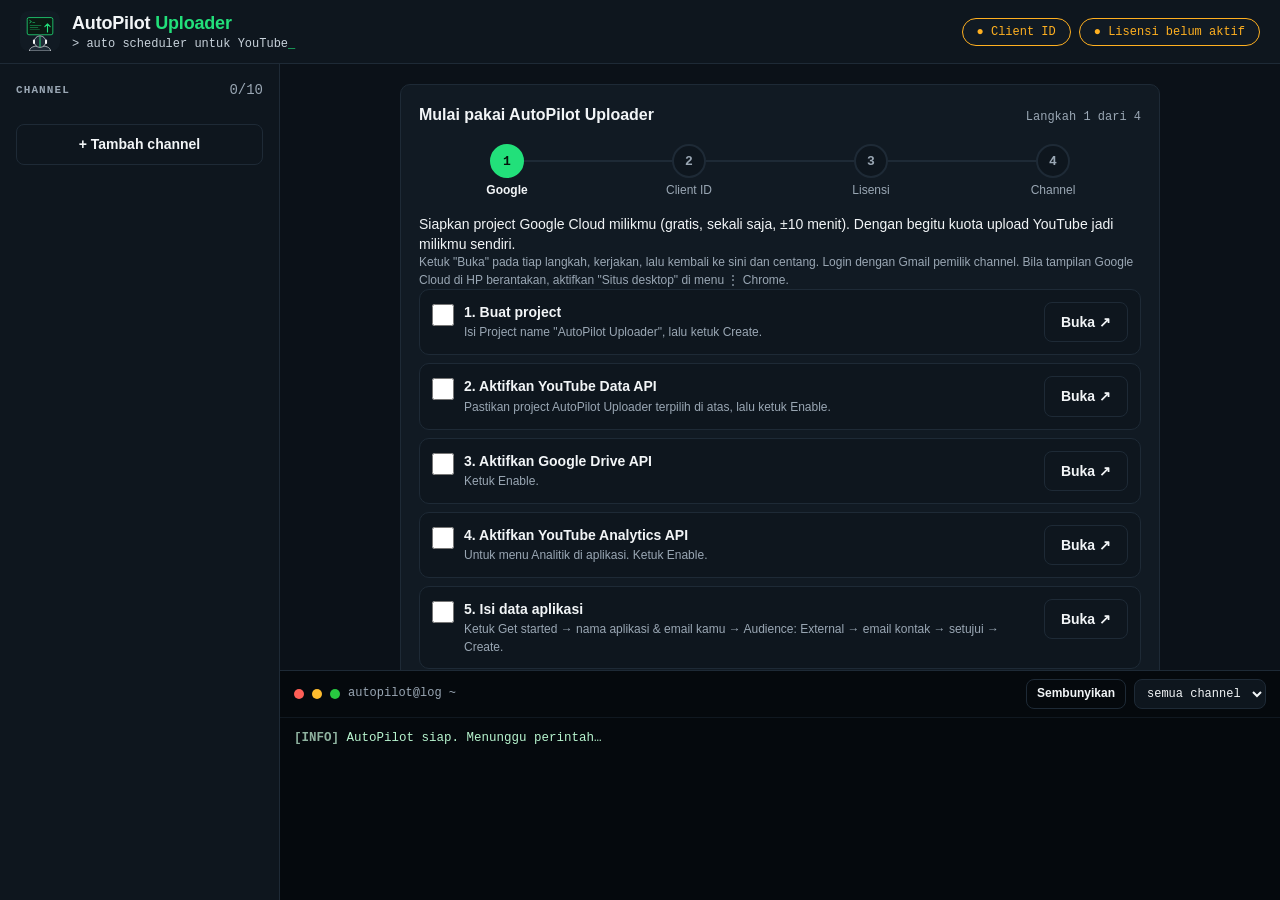
<file: index.html>
<!doctype html>
<html lang="id">
<head>
  <meta charset="utf-8">
  <meta name="viewport" content="width=device-width, initial-scale=1, viewport-fit=cover">
  <meta http-equiv="Content-Security-Policy" content="default-src 'self'; script-src 'self' https://accounts.google.com/gsi/client; style-src 'self' https://accounts.google.com/gsi/style; connect-src 'self' https://www.googleapis.com https://youtubeanalytics.googleapis.com https://content.googleapis.com https://oauth2.googleapis.com https://accounts.google.com https://*.googleusercontent.com; frame-src https://accounts.google.com; img-src 'self' data: https://*.ggpht.com https://*.ytimg.com https://*.googleusercontent.com; object-src 'none'; base-uri 'none'; form-action 'none'">
  <title>AutoPilot Uploader</title>
  <link rel="stylesheet" href="styles.css">
</head>
<body>
  <div id="app" class="app">
    <header class="topbar">
      <div class="brand">
        <span id="logo" class="logo" aria-hidden="true"></span>
        <div>
          <div class="brand-name">AutoPilot <span class="accent">Uploader</span></div>
          <div class="brand-tag mono">&gt; auto scheduler untuk YouTube<span class="cursor">_</span></div>
        </div>
      </div>
      <div class="topbar-right">
        <button id="google-badge" class="badge" type="button" hidden>Google</button>
        <button id="license-badge" class="badge" type="button">Lisensi</button>
      </div>
    </header>
    <aside class="sidebar" aria-label="Daftar channel">
      <div class="sidebar-head">
        <span class="label">CHANNEL</span>
        <span id="channel-count" class="mono muted"></span>
      </div>
      <nav id="channel-list" class="channel-list"></nav>
      <button id="add-channel" class="btn btn-ghost add-channel" type="button">+ Tambah channel</button>
      <label class="setting-row">
        <input id="open-at-login" type="checkbox">
        <span>Buka otomatis saat Windows menyala (untuk pengingat batch)</span>
      </label>
    </aside>
    <main id="main" class="main"></main>
    <section class="terminal" aria-label="Log proses">
      <div class="terminal-head">
        <span class="dot red"></span><span class="dot amber"></span><span class="dot green"></span>
        <span class="mono muted terminal-title">autopilot@log ~ </span>
        <button id="log-toggle" class="btn btn-ghost log-toggle" type="button" aria-expanded="true" aria-controls="log">Sembunyikan</button>
        <select id="log-filter" class="mono" aria-label="Filter log"></select>
      </div>
      <div id="log" class="log mono" role="log" aria-live="polite"></div>
    </section>
  </div>
  <div id="modal-root"></div>
  <div id="toast-root" class="toast-root" aria-live="assertive"></div>
  <script src="https://accounts.google.com/gsi/client" async></script>
  <script src="app.js"></script>
</body>
</html>
</file>
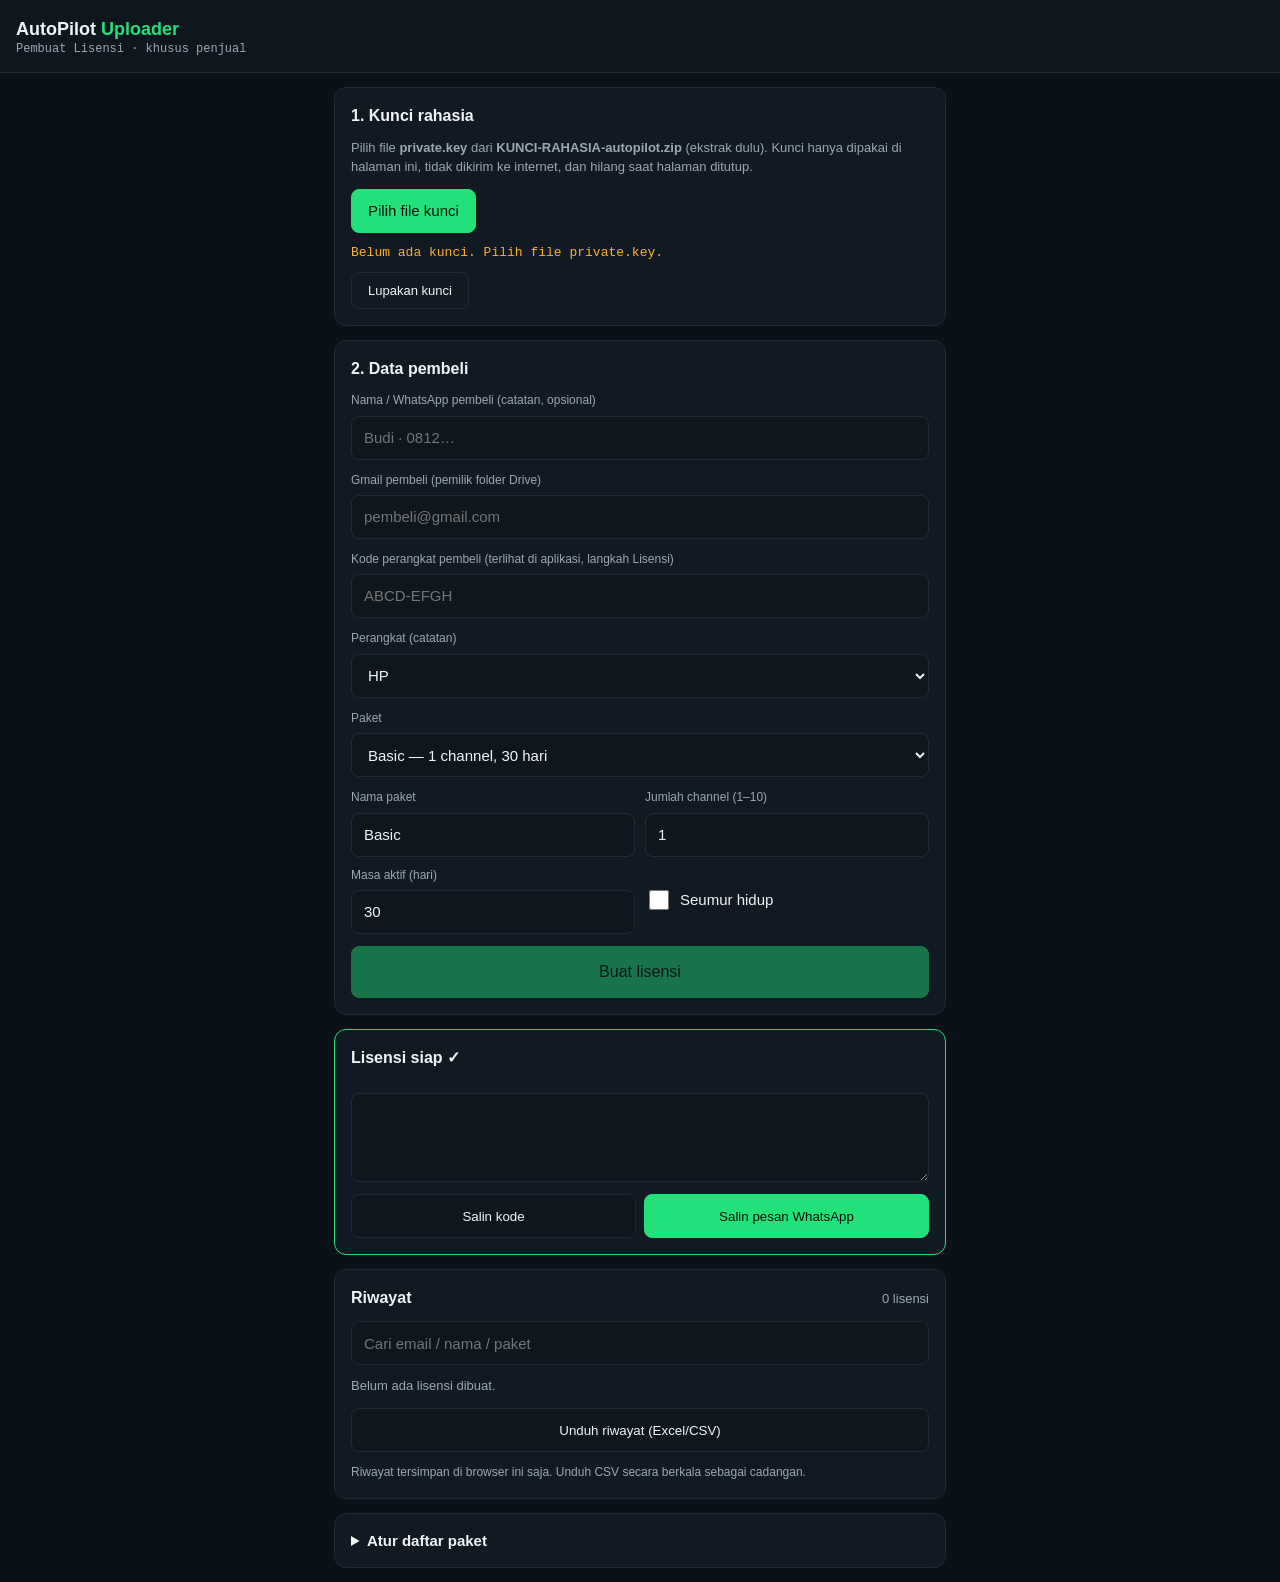
<file: lisensi.html>
<!DOCTYPE html>
<html lang="id">
<head>
  <meta charset="utf-8">
  <meta name="viewport" content="width=device-width, initial-scale=1, viewport-fit=cover">
  <meta name="robots" content="noindex, nofollow">
  <meta http-equiv="Content-Security-Policy" content="default-src 'none'; script-src 'unsafe-inline'; style-src 'unsafe-inline'; img-src data:; connect-src 'none'; base-uri 'none'; form-action 'none'">
  <title>Pembuat Lisensi — AutoPilot Uploader</title>
  <style>:root { --bg:#0B1118; --panel:#111A23; --panel2:#0E161E; --line:#1E2A36; --text:#F2F5F7; --muted:#9AA7B4; --accent:#22E07A; --warn:#FFB020; --err:#FF6B6B; --mono:"Cascadia Mono",Consolas,"JetBrains Mono",monospace; }
* { box-sizing: border-box; }
body { margin: 0; background: var(--bg); color: var(--text); font: 15px/1.45 "Segoe UI", Roboto, Arial, sans-serif; }
header { padding: 16px; border-bottom: 1px solid var(--line); background: var(--panel2); }
.brand { font-weight: 700; font-size: 18px; } .brand span { color: var(--accent); }
.sub { font: 12px var(--mono); color: var(--muted); }
main { max-width: 640px; margin: 0 auto; padding: 14px; display: flex; flex-direction: column; gap: 14px; }
.card { background: var(--panel); border: 1px solid var(--line); border-radius: 12px; padding: 16px; display: flex; flex-direction: column; gap: 12px; }
.card h2 { margin: 0; font-size: 16px; }
.card p { margin: 0; }
.muted { color: var(--muted); font-size: 13px; } .small { font-size: 12px; }
.field { display: flex; flex-direction: column; gap: 6px; } .field span { font-size: 12px; color: var(--muted); }
input[type=text], input[type=email], input[type=number], input[type=search], select, textarea { width: 100%; min-height: 44px; padding: 10px 12px; border-radius: 8px; border: 1px solid var(--line); background: var(--panel2); color: var(--text); font: inherit; }
textarea { font: 12px/1.4 var(--mono); word-break: break-all; resize: vertical; }
.grid { display: grid; grid-template-columns: 1fr 1fr; gap: 10px; }
.check { display: flex; gap: 8px; align-items: center; } .check input { width: 20px; height: 20px; accent-color: var(--accent); }
.btn { display: inline-flex; justify-content: center; align-items: center; min-height: 44px; padding: 10px 16px; border-radius: 8px; border: 1px solid var(--line); background: var(--panel2); color: var(--text); font: 600 15px inherit; cursor: pointer; }
.btn:disabled { opacity: .45; cursor: not-allowed; }
.btn.primary { background: var(--accent); border-color: var(--accent); color: #04140B; }
.btn.ghost { background: transparent; } .btn.small { min-height: 36px; font-size: 13px; align-self: flex-start; }
.btn.big { min-height: 52px; font-size: 16px; }
.file { align-self: flex-start; }
.row { display: flex; gap: 8px; flex-wrap: wrap; } .row .btn { flex: 1; }
.ok { color: var(--accent); font: 13px var(--mono); } .warn { color: var(--warn); font: 13px var(--mono); }
.result { border-color: var(--accent); }
.head { display: flex; justify-content: space-between; align-items: baseline; }
.hist { display: flex; flex-direction: column; gap: 8px; max-height: 60vh; overflow: auto; }
.hist-item { border: 1px solid var(--line); border-radius: 10px; padding: 10px 12px; background: var(--panel2); display: flex; flex-direction: column; gap: 6px; }
.hist-top { display: flex; justify-content: space-between; gap: 8px; align-items: baseline; } .hist-top b { overflow-wrap: anywhere; }
.tag { font: 11px var(--mono); color: var(--accent); white-space: nowrap; } .tag.bad { color: var(--err); }
.hist-item .btn { min-height: 36px; font-size: 13px; }
.pkg-row { display: grid; grid-template-columns: 1fr 70px 80px 44px; gap: 6px; margin-bottom: 6px; }
details > summary { cursor: pointer; font-weight: 600; }
.toasts { position: fixed; left: 12px; right: 12px; top: 12px; display: flex; flex-direction: column; gap: 8px; z-index: 9; pointer-events: none; }
.toast { max-width: 520px; margin: 0 auto; padding: 12px 14px; border-radius: 10px; background: #0F1F16; border: 1px solid var(--accent); color: #C8F7DA; box-shadow: 0 8px 30px rgba(0,0,0,.5); }
.toast.bad { background: #251214; border-color: var(--err); color: #FFC9C9; }
:focus-visible { outline: 2px solid var(--accent); outline-offset: 2px; }
</style>
</head>
<body>
  <header>
    <div class="brand">AutoPilot <span>Uploader</span></div>
    <div class="sub">Pembuat Lisensi · khusus penjual</div>
  </header>
  <main>
    <section class="card">
      <h2>1. Kunci rahasia</h2>
      <p class="muted">Pilih file <b>private.key</b> dari <b>KUNCI-RAHASIA-autopilot.zip</b> (ekstrak dulu). Kunci hanya dipakai di halaman ini, tidak dikirim ke internet, dan hilang saat halaman ditutup.</p>
      <label class="btn primary file">Pilih file kunci<input id="keyfile" type="file" hidden></label>
      <div id="key-state" class="warn"></div>
      <button id="forget" type="button" class="btn ghost small">Lupakan kunci</button>
    </section>

    <section class="card">
      <h2>2. Data pembeli</h2>
      <label class="field"><span>Nama / WhatsApp pembeli (catatan, opsional)</span><input id="buyer" type="text" placeholder="Budi · 0812…"></label>
      <label class="field"><span>Gmail pembeli (pemilik folder Drive)</span><input id="email" type="email" inputmode="email" autocomplete="off" placeholder="pembeli@gmail.com"></label>
      <label class="field"><span>Kode perangkat pembeli (terlihat di aplikasi, langkah Lisensi)</span><input id="device" type="text" autocomplete="off" autocapitalize="characters" placeholder="ABCD-EFGH" maxlength="12"></label>
      <label class="field"><span>Perangkat (catatan)</span><select id="devname"><option>HP</option><option>Windows</option><option>Laptop lain</option></select></label>
      <label class="field"><span>Paket</span><select id="pkg"></select></label>
      <div id="custom-box" class="grid" hidden>
        <label class="field"><span>Nama paket</span><input id="c-name" type="text" value="Custom"></label>
        <label class="field"><span>Jumlah channel (1–10)</span><input id="c-ch" type="number" min="1" max="10" value="1"></label>
        <label class="field"><span>Masa aktif (hari)</span><input id="c-days" type="number" min="1" value="30"></label>
        <label class="check"><input id="c-life" type="checkbox"> Seumur hidup</label>
      </div>
      <button id="make" type="button" class="btn primary big" disabled>Buat lisensi</button>
    </section>

    <section id="result" class="card result" hidden>
      <h2>Lisensi siap ✓</h2>
      <div id="res-sum" class="muted"></div>
      <textarea id="res-key" readonly rows="4" aria-label="Kode lisensi"></textarea>
      <div class="row">
        <button id="copy-key" type="button" class="btn">Salin kode</button>
        <button id="copy-wa" type="button" class="btn primary">Salin pesan WhatsApp</button>
      </div>
    </section>

    <section class="card">
      <div class="head"><h2>Riwayat</h2><span id="hist-count" class="muted"></span></div>
      <input id="search" type="search" placeholder="Cari email / nama / paket" aria-label="Cari riwayat">
      <div id="hist" class="hist"></div>
      <button id="csv" type="button" class="btn">Unduh riwayat (Excel/CSV)</button>
      <p class="muted small">Riwayat tersimpan di browser ini saja. Unduh CSV secara berkala sebagai cadangan.</p>
    </section>

    <details class="card">
      <summary>Atur daftar paket</summary>
      <p class="muted small">Kolom: nama · jumlah channel · hari (kosong = seumur hidup). Perubahan tersimpan otomatis.</p>
      <div id="pkg-list"></div>
      <div class="row">
        <button id="add-pkg" type="button" class="btn">+ Tambah paket</button>
        <button id="reset-pkg" type="button" class="btn ghost">Kembalikan bawaan</button>
      </div>
    </details>
  </main>
  <div id="toasts" class="toasts" aria-live="polite"></div>
  <script>"use strict";(()=>{var Ke=Object.defineProperty;var Ge=(t,e,n)=>e in t?Ke(t,e,{enumerable:!0,configurable:!0,writable:!0,value:n}):t[e]=n;var $=(t,e,n)=>Ge(t,typeof e!="symbol"?e+"":e,n);var Ve={p:0x7fffffffffffffffffffffffffffffffffffffffffffffffffffffffffffffedn,n:0x1000000000000000000000000000000014def9dea2f79cd65812631a5cf5d3edn,h:8n,a:0x7fffffffffffffffffffffffffffffffffffffffffffffffffffffffffffffecn,d:0x52036cee2b6ffe738cc740797779e89800700a4d4141d8ab75eb4dca135978a3n,Gx:0x216936d3cd6e53fec0a4e231fdd6dc5c692cc7609525a7b2c9562d608f25d51an,Gy:0x6666666666666666666666666666666666666666666666666666666666666658n},{p:E,n:lt,Gx:Yt,Gy:qt,a:_t,d:It}=Ve,je=8n,O=32,Q=64,w=(t="")=>{throw new Error(t)},We=t=>typeof t=="bigint",se=t=>typeof t=="string",Xe=t=>t instanceof Uint8Array||ArrayBuffer.isView(t)&&t.constructor.name==="Uint8Array",j=(t,e)=>!Xe(t)||typeof e=="number"&&e>0&&t.length!==e?w("Uint8Array expected"):t,ht=t=>new Uint8Array(t),Ut=t=>Uint8Array.from(t),ie=(t,e)=>t.toString(16).padStart(e,"0"),Dt=t=>Array.from(j(t)).map(e=>ie(e,2)).join(""),U={_0:48,_9:57,A:65,F:70,a:97,f:102},Jt=t=>{if(t>=U._0&&t<=U._9)return t-U._0;if(t>=U.A&&t<=U.F)return t-(U.A-10);if(t>=U.a&&t<=U.f)return t-(U.a-10)},Pt=t=>{let e="hex invalid";if(!se(t))return w(e);let n=t.length,s=n/2;if(n%2)return w(e);let i=ht(s);for(let r=0,a=0;r<s;r++,a+=2){let c=Jt(t.charCodeAt(a)),o=Jt(t.charCodeAt(a+1));if(c===void 0||o===void 0)return w(e);i[r]=c*16+o}return i},z=(t,e)=>j(se(t)?Pt(t):Ut(j(t)),e),re=()=>globalThis?.crypto,Ze=()=>re()?.subtle??w("crypto.subtle must be defined"),tt=(...t)=>{let e=ht(t.reduce((s,i)=>s+j(i).length,0)),n=0;return t.forEach(s=>{e.set(s,n),n+=s.length}),e},ze=(t=O)=>re().getRandomValues(ht(t)),ut=BigInt,V=(t,e,n,s="bad number: out of range")=>We(t)&&e<=t&&t<n?t:w(s),l=(t,e=E)=>{let n=t%e;return n>=0n?n:e+n},ae=t=>l(t,lt),oe=(t,e)=>{(t===0n||e<=0n)&&w("no inverse n="+t+" mod="+e);let n=l(t,e),s=e,i=0n,r=1n,a=1n,c=0n;for(;n!==0n;){let o=s/n,u=s%n,d=i-a*o,f=r-c*o;s=n,n=u,i=a,r=c,a=d,c=f}return s===1n?l(i,e):w("no inverse")},Ye=t=>{let e=xt[t];return typeof e!="function"&&w("hashes."+t+" not set"),e},Qt=t=>t instanceof D?t:w("Point expected"),Mt=2n**256n,C=class C{constructor(e,n,s,i){$(this,"ex");$(this,"ey");$(this,"ez");$(this,"et");let r=Mt;this.ex=V(e,0n,r),this.ey=V(n,0n,r),this.ez=V(s,1n,r),this.et=V(i,0n,r),Object.freeze(this)}static fromAffine(e){return new C(e.x,e.y,1n,l(e.x*e.y))}static fromBytes(e,n=!1){let s=It,i=Ut(j(e,O)),r=e[31];i[31]=r&-129;let a=Nt(i);V(a,0n,n?Mt:E);let o=l(a*a),u=l(o-1n),d=l(s*o+1n),{isValid:f,value:x}=Je(u,d);f||w("bad point: y not sqrt");let b=(x&1n)===1n,m=(r&128)!==0;return!n&&x===0n&&m&&w("bad point: x==0, isLastByteOdd"),m!==b&&(x=l(-x)),new C(x,a,1n,l(x*a))}assertValidity(){let e=_t,n=It,s=this;if(s.is0())throw new Error("bad point: ZERO");let{ex:i,ey:r,ez:a,et:c}=s,o=l(i*i),u=l(r*r),d=l(a*a),f=l(d*d),x=l(o*e),b=l(d*l(x+u)),m=l(f+l(n*l(o*u)));if(b!==m)throw new Error("bad point: equation left != right (1)");let y=l(i*r),g=l(a*c);if(y!==g)throw new Error("bad point: equation left != right (2)");return this}equals(e){let{ex:n,ey:s,ez:i}=this,{ex:r,ey:a,ez:c}=Qt(e),o=l(n*c),u=l(r*i),d=l(s*c),f=l(a*i);return o===u&&d===f}is0(){return this.equals(Z)}negate(){return new C(l(-this.ex),this.ey,this.ez,l(-this.et))}double(){let{ex:e,ey:n,ez:s}=this,i=_t,r=l(e*e),a=l(n*n),c=l(2n*l(s*s)),o=l(i*r),u=e+n,d=l(l(u*u)-r-a),f=o+a,x=f-c,b=o-a,m=l(d*x),y=l(f*b),g=l(d*b),v=l(x*f);return new C(m,y,v,g)}add(e){let{ex:n,ey:s,ez:i,et:r}=this,{ex:a,ey:c,ez:o,et:u}=Qt(e),d=_t,f=It,x=l(n*a),b=l(s*c),m=l(r*f*u),y=l(i*o),g=l((n+s)*(a+c)-x-b),v=l(y-m),N=l(y+m),p=l(b-d*x),H=l(g*v),S=l(N*p),q=l(g*p),J=l(v*N);return new C(H,S,J,q)}multiply(e,n=!0){if(!n&&(e===0n||this.is0()))return Z;if(V(e,1n,lt),e===1n)return this;if(this.equals(F))return rn(e).p;let s=Z,i=F;for(let r=this;e>0n;r=r.double(),e>>=1n)e&1n?s=s.add(r):n&&(i=i.add(r));return s}toAffine(){let{ex:e,ey:n,ez:s}=this;if(this.equals(Z))return{x:0n,y:1n};let i=oe(s,E);return l(s*i)!==1n&&w("invalid inverse"),{x:l(e*i),y:l(n*i)}}toBytes(){let{x:e,y:n}=this.assertValidity().toAffine(),s=ce(n);return s[31]|=e&1n?128:0,s}toHex(){return Dt(this.toBytes())}clearCofactor(){return this.multiply(ut(je),!1)}isSmallOrder(){return this.clearCofactor().is0()}isTorsionFree(){let e=this.multiply(lt/2n,!1).double();return lt%2n&&(e=e.add(this)),e.is0()}static fromHex(e,n){return C.fromBytes(z(e),n)}get x(){return this.toAffine().x}get y(){return this.toAffine().y}toRawBytes(){return this.toBytes()}};$(C,"BASE"),$(C,"ZERO");var D=C,F=new D(Yt,qt,1n,l(Yt*qt)),Z=new D(0n,1n,1n,0n);D.BASE=F;D.ZERO=Z;var ce=t=>Pt(ie(V(t,0n,Mt),Q)).reverse(),Nt=t=>ut("0x"+Dt(Ut(j(t)).reverse())),B=(t,e)=>{let n=t;for(;e-- >0n;)n*=n,n%=E;return n},qe=t=>{let n=t*t%E*t%E,s=B(n,2n)*n%E,i=B(s,1n)*t%E,r=B(i,5n)*i%E,a=B(r,10n)*r%E,c=B(a,20n)*a%E,o=B(c,40n)*c%E,u=B(o,80n)*o%E,d=B(u,80n)*o%E,f=B(d,10n)*r%E;return{pow_p_5_8:B(f,2n)*t%E,b2:n}},te=0x2b8324804fc1df0b2b4d00993dfbd7a72f431806ad2fe478c4ee1b274a0ea0b0n,Je=(t,e)=>{let n=l(e*e*e),s=l(n*n*e),i=qe(t*s).pow_p_5_8,r=l(t*n*i),a=l(e*r*r),c=r,o=l(r*te),u=a===t,d=a===l(-t),f=a===l(-t*te);return u&&(r=c),(d||f)&&(r=o),(l(r)&1n)===1n&&(r=l(-r)),{isValid:u||d,value:r}},ft=t=>ae(Nt(t));var $t=(...t)=>Ye("sha512Sync")(...t),Qe=t=>{let e=t.slice(0,O);e[0]&=248,e[31]&=127,e[31]|=64;let n=t.slice(O,Q),s=ft(e),i=F.multiply(s),r=i.toBytes();return{head:e,prefix:n,scalar:s,point:i,pointBytes:r}};var le=t=>Qe($t(z(t,O)));var Ot=t=>le(t).pointBytes;var ue=t=>t.finish($t(t.hashable)),tn=(t,e,n)=>{let{pointBytes:s,scalar:i}=t,r=ft(e),a=F.multiply(r).toBytes();return{hashable:tt(a,s,n),finish:u=>{let d=ae(r+ft(u)*i);return j(tt(a,ce(d)),Q)}}};var fe=(t,e)=>{let n=z(t),s=le(e),i=$t(s.prefix,n);return ue(tn(s,i,n))},de={zip215:!0},en=(t,e,n,s=de)=>{t=z(t,Q),e=z(e),n=z(n,O);let{zip215:i}=s,r,a,c,o,u=Uint8Array.of();try{r=D.fromHex(n,i),a=D.fromHex(t.slice(0,O),i),c=Nt(t.slice(O,Q)),o=F.multiply(c,!1),u=tt(a.toBytes(),r.toBytes(),e)}catch{}return{hashable:u,finish:f=>{if(o==null||!i&&r.isSmallOrder())return!1;let x=ft(f);return a.add(r.multiply(x,!1)).add(o.negate()).clearCofactor().is0()}}};var he=(t,e,n,s=de)=>ue(en(t,e,n,s)),xt={sha512Async:async(...t)=>{let e=Ze(),n=tt(...t);return ht(await e.digest("SHA-512",n.buffer))},sha512Sync:void 0,bytesToHex:Dt,hexToBytes:Pt,concatBytes:tt,mod:l,invert:oe,randomBytes:ze};var dt=8,nn=256,xe=Math.ceil(nn/dt)+1,Tt=2**(dt-1),sn=()=>{let t=[],e=F,n=e;for(let s=0;s<xe;s++){n=e,t.push(n);for(let i=1;i<Tt;i++)n=n.add(e),t.push(n);e=n.double()}return t},ee,ne=(t,e)=>{let n=e.negate();return t?n:e},rn=t=>{let e=ee||(ee=sn()),n=Z,s=F,i=2**dt,r=i,a=ut(i-1),c=ut(dt);for(let o=0;o<xe;o++){let u=Number(t&a);t>>=c,u>Tt&&(u-=r,t+=1n);let d=o*Tt,f=d,x=d+Math.abs(u)-1,b=o%2!==0,m=u<0;u===0?s=s.add(ne(b,e[f])):n=n.add(ne(m,e[x]))}return{p:n,f:s}};function an(t){return t instanceof Uint8Array||ArrayBuffer.isView(t)&&t.constructor.name==="Uint8Array"}function bt(t,...e){if(!an(t))throw new Error("Uint8Array expected");if(e.length>0&&!e.includes(t.length))throw new Error("Uint8Array expected of length "+e+", got length="+t.length)}function Ft(t,e=!0){if(t.destroyed)throw new Error("Hash instance has been destroyed");if(e&&t.finished)throw new Error("Hash#digest() has already been called")}function be(t,e){bt(t);let n=e.outputLen;if(t.length<n)throw new Error("digestInto() expects output buffer of length at least "+n)}function et(...t){for(let e=0;e<t.length;e++)t[e].fill(0)}function mt(t){return new DataView(t.buffer,t.byteOffset,t.byteLength)}function on(t){if(typeof t!="string")throw new Error("string expected");return new Uint8Array(new TextEncoder().encode(t))}function Rt(t){return typeof t=="string"&&(t=on(t)),bt(t),t}var pt=class{};function me(t){let e=s=>t().update(Rt(s)).digest(),n=t();return e.outputLen=n.outputLen,e.blockLen=n.blockLen,e.create=()=>t(),e}function cn(t,e,n,s){if(typeof t.setBigUint64=="function")return t.setBigUint64(e,n,s);let i=BigInt(32),r=BigInt(4294967295),a=Number(n>>i&r),c=Number(n&r),o=s?4:0,u=s?0:4;t.setUint32(e+o,a,s),t.setUint32(e+u,c,s)}var yt=class extends pt{constructor(e,n,s,i){super(),this.finished=!1,this.length=0,this.pos=0,this.destroyed=!1,this.blockLen=e,this.outputLen=n,this.padOffset=s,this.isLE=i,this.buffer=new Uint8Array(e),this.view=mt(this.buffer)}update(e){Ft(this),e=Rt(e),bt(e);let{view:n,buffer:s,blockLen:i}=this,r=e.length;for(let a=0;a<r;){let c=Math.min(i-this.pos,r-a);if(c===i){let o=mt(e);for(;i<=r-a;a+=i)this.process(o,a);continue}s.set(e.subarray(a,a+c),this.pos),this.pos+=c,a+=c,this.pos===i&&(this.process(n,0),this.pos=0)}return this.length+=e.length,this.roundClean(),this}digestInto(e){Ft(this),be(e,this),this.finished=!0;let{buffer:n,view:s,blockLen:i,isLE:r}=this,{pos:a}=this;n[a++]=128,et(this.buffer.subarray(a)),this.padOffset>i-a&&(this.process(s,0),a=0);for(let f=a;f<i;f++)n[f]=0;cn(s,i-8,BigInt(this.length*8),r),this.process(s,0);let c=mt(e),o=this.outputLen;if(o%4)throw new Error("_sha2: outputLen should be aligned to 32bit");let u=o/4,d=this.get();if(u>d.length)throw new Error("_sha2: outputLen bigger than state");for(let f=0;f<u;f++)c.setUint32(4*f,d[f],r)}digest(){let{buffer:e,outputLen:n}=this;this.digestInto(e);let s=e.slice(0,n);return this.destroy(),s}_cloneInto(e){e||(e=new this.constructor),e.set(...this.get());let{blockLen:n,buffer:s,length:i,finished:r,destroyed:a,pos:c}=this;return e.destroyed=a,e.finished=r,e.length=i,e.pos=c,i%n&&e.buffer.set(s),e}clone(){return this._cloneInto()}};var A=Uint32Array.from([1779033703,4089235720,3144134277,2227873595,1013904242,4271175723,2773480762,1595750129,1359893119,2917565137,2600822924,725511199,528734635,4215389547,1541459225,327033209]);var gt=BigInt(4294967295),ye=BigInt(32);function ln(t,e=!1){return e?{h:Number(t&gt),l:Number(t>>ye&gt)}:{h:Number(t>>ye&gt)|0,l:Number(t&gt)|0}}function ge(t,e=!1){let n=t.length,s=new Uint32Array(n),i=new Uint32Array(n);for(let r=0;r<n;r++){let{h:a,l:c}=ln(t[r],e);[s[r],i[r]]=[a,c]}return[s,i]}var Kt=(t,e,n)=>t>>>n,Gt=(t,e,n)=>t<<32-n|e>>>n,W=(t,e,n)=>t>>>n|e<<32-n,X=(t,e,n)=>t<<32-n|e>>>n,nt=(t,e,n)=>t<<64-n|e>>>n-32,st=(t,e,n)=>t>>>n-32|e<<64-n;function _(t,e,n,s){let i=(e>>>0)+(s>>>0);return{h:t+n+(i/2**32|0)|0,l:i|0}}var Ae=(t,e,n)=>(t>>>0)+(e>>>0)+(n>>>0),Ee=(t,e,n,s)=>e+n+s+(t/2**32|0)|0,ke=(t,e,n,s)=>(t>>>0)+(e>>>0)+(n>>>0)+(s>>>0),we=(t,e,n,s,i)=>e+n+s+i+(t/2**32|0)|0,Le=(t,e,n,s,i)=>(t>>>0)+(e>>>0)+(n>>>0)+(s>>>0)+(i>>>0),ve=(t,e,n,s,i,r)=>e+n+s+i+r+(t/2**32|0)|0;var He=ge(["0x428a2f98d728ae22","0x7137449123ef65cd","0xb5c0fbcfec4d3b2f","0xe9b5dba58189dbbc","0x3956c25bf348b538","0x59f111f1b605d019","0x923f82a4af194f9b","0xab1c5ed5da6d8118","0xd807aa98a3030242","0x12835b0145706fbe","0x243185be4ee4b28c","0x550c7dc3d5ffb4e2","0x72be5d74f27b896f","0x80deb1fe3b1696b1","0x9bdc06a725c71235","0xc19bf174cf692694","0xe49b69c19ef14ad2","0xefbe4786384f25e3","0x0fc19dc68b8cd5b5","0x240ca1cc77ac9c65","0x2de92c6f592b0275","0x4a7484aa6ea6e483","0x5cb0a9dcbd41fbd4","0x76f988da831153b5","0x983e5152ee66dfab","0xa831c66d2db43210","0xb00327c898fb213f","0xbf597fc7beef0ee4","0xc6e00bf33da88fc2","0xd5a79147930aa725","0x06ca6351e003826f","0x142929670a0e6e70","0x27b70a8546d22ffc","0x2e1b21385c26c926","0x4d2c6dfc5ac42aed","0x53380d139d95b3df","0x650a73548baf63de","0x766a0abb3c77b2a8","0x81c2c92e47edaee6","0x92722c851482353b","0xa2bfe8a14cf10364","0xa81a664bbc423001","0xc24b8b70d0f89791","0xc76c51a30654be30","0xd192e819d6ef5218","0xd69906245565a910","0xf40e35855771202a","0x106aa07032bbd1b8","0x19a4c116b8d2d0c8","0x1e376c085141ab53","0x2748774cdf8eeb99","0x34b0bcb5e19b48a8","0x391c0cb3c5c95a63","0x4ed8aa4ae3418acb","0x5b9cca4f7763e373","0x682e6ff3d6b2b8a3","0x748f82ee5defb2fc","0x78a5636f43172f60","0x84c87814a1f0ab72","0x8cc702081a6439ec","0x90befffa23631e28","0xa4506cebde82bde9","0xbef9a3f7b2c67915","0xc67178f2e372532b","0xca273eceea26619c","0xd186b8c721c0c207","0xeada7dd6cde0eb1e","0xf57d4f7fee6ed178","0x06f067aa72176fba","0x0a637dc5a2c898a6","0x113f9804bef90dae","0x1b710b35131c471b","0x28db77f523047d84","0x32caab7b40c72493","0x3c9ebe0a15c9bebc","0x431d67c49c100d4c","0x4cc5d4becb3e42b6","0x597f299cfc657e2a","0x5fcb6fab3ad6faec","0x6c44198c4a475817"].map(t=>BigInt(t))),fn=He[0],dn=He[1],R=new Uint32Array(80),K=new Uint32Array(80),At=class extends yt{constructor(e=64){super(128,e,16,!1),this.Ah=A[0]|0,this.Al=A[1]|0,this.Bh=A[2]|0,this.Bl=A[3]|0,this.Ch=A[4]|0,this.Cl=A[5]|0,this.Dh=A[6]|0,this.Dl=A[7]|0,this.Eh=A[8]|0,this.El=A[9]|0,this.Fh=A[10]|0,this.Fl=A[11]|0,this.Gh=A[12]|0,this.Gl=A[13]|0,this.Hh=A[14]|0,this.Hl=A[15]|0}get(){let{Ah:e,Al:n,Bh:s,Bl:i,Ch:r,Cl:a,Dh:c,Dl:o,Eh:u,El:d,Fh:f,Fl:x,Gh:b,Gl:m,Hh:y,Hl:g}=this;return[e,n,s,i,r,a,c,o,u,d,f,x,b,m,y,g]}set(e,n,s,i,r,a,c,o,u,d,f,x,b,m,y,g){this.Ah=e|0,this.Al=n|0,this.Bh=s|0,this.Bl=i|0,this.Ch=r|0,this.Cl=a|0,this.Dh=c|0,this.Dl=o|0,this.Eh=u|0,this.El=d|0,this.Fh=f|0,this.Fl=x|0,this.Gh=b|0,this.Gl=m|0,this.Hh=y|0,this.Hl=g|0}process(e,n){for(let p=0;p<16;p++,n+=4)R[p]=e.getUint32(n),K[p]=e.getUint32(n+=4);for(let p=16;p<80;p++){let H=R[p-15]|0,S=K[p-15]|0,q=W(H,S,1)^W(H,S,8)^Kt(H,S,7),J=X(H,S,1)^X(H,S,8)^Gt(H,S,7),M=R[p-2]|0,T=K[p-2]|0,ot=W(M,T,19)^nt(M,T,61)^Kt(M,T,6),Bt=X(M,T,19)^st(M,T,61)^Gt(M,T,6),ct=ke(J,Bt,K[p-7],K[p-16]),Ct=we(ct,q,ot,R[p-7],R[p-16]);R[p]=Ct|0,K[p]=ct|0}let{Ah:s,Al:i,Bh:r,Bl:a,Ch:c,Cl:o,Dh:u,Dl:d,Eh:f,El:x,Fh:b,Fl:m,Gh:y,Gl:g,Hh:v,Hl:N}=this;for(let p=0;p<80;p++){let H=W(f,x,14)^W(f,x,18)^nt(f,x,41),S=X(f,x,14)^X(f,x,18)^st(f,x,41),q=f&b^~f&y,J=x&m^~x&g,M=Le(N,S,J,dn[p],K[p]),T=ve(M,v,H,q,fn[p],R[p]),ot=M|0,Bt=W(s,i,28)^nt(s,i,34)^nt(s,i,39),ct=X(s,i,28)^st(s,i,34)^st(s,i,39),Ct=s&r^s&c^r&c,Re=i&a^i&o^a&o;v=y|0,N=g|0,y=b|0,g=m|0,b=f|0,m=x|0,{h:f,l:x}=_(u|0,d|0,T|0,ot|0),u=c|0,d=o|0,c=r|0,o=a|0,r=s|0,a=i|0;let zt=Ae(ot,ct,Re);s=Ee(zt,T,Bt,Ct),i=zt|0}({h:s,l:i}=_(this.Ah|0,this.Al|0,s|0,i|0)),{h:r,l:a}=_(this.Bh|0,this.Bl|0,r|0,a|0),{h:c,l:o}=_(this.Ch|0,this.Cl|0,c|0,o|0),{h:u,l:d}=_(this.Dh|0,this.Dl|0,u|0,d|0),{h:f,l:x}=_(this.Eh|0,this.El|0,f|0,x|0),{h:b,l:m}=_(this.Fh|0,this.Fl|0,b|0,m|0),{h:y,l:g}=_(this.Gh|0,this.Gl|0,y|0,g|0),{h:v,l:N}=_(this.Hh|0,this.Hl|0,v|0,N|0),this.set(s,i,r,a,c,o,u,d,f,x,b,m,y,g,v,N)}roundClean(){et(R,K)}destroy(){et(this.buffer),this.set(0,0,0,0,0,0,0,0,0,0,0,0,0,0,0,0)}};var Se=me(()=>new At);var Be=Se;xt.sha512Sync=(...t)=>Be(xt.concatBytes(...t));var Et="APU1",hn={FORMAT:"Kode lisensi tidak lengkap atau salah ketik. Salin ulang seluruh kode dari pesan pembelian.",SIGNATURE:"Kode lisensi tidak sah.",VERSION:"Kode lisensi ini untuk versi aplikasi yang berbeda. Perbarui aplikasi.",EMAIL_MISMATCH:"Lisensi ini terdaftar untuk akun Google lain.",DEVICE_MISMATCH:"Lisensi ini untuk perangkat lain. Satu lisensi hanya untuk satu perangkat. Kirim kode perangkat ini ke admin untuk mendapatkan lisensi.",EXPIRED:"Masa berlaku lisensi sudah habis. Perpanjang untuk melanjutkan.",CLOCK_TAMPERED:"Tanggal di perangkat tidak wajar. Sambungkan internet lalu coba lagi."},I="ABCDEFGHIJKLMNOPQRSTUVWXYZabcdefghijklmnopqrstuvwxyz0123456789-_";function Ce(t){let e="",n=0;for(;n+2<t.length;n+=3){let i=t[n]<<16|t[n+1]<<8|t[n+2];e+=I[i>>18&63]+I[i>>12&63]+I[i>>6&63]+I[i&63]}let s=t.length-n;if(s===1){let i=t[n]<<16;e+=I[i>>18&63]+I[i>>12&63]}else if(s===2){let i=t[n]<<16|t[n+1]<<8;e+=I[i>>18&63]+I[i>>12&63]+I[i>>6&63]}return e}function _e(t){if(!/^[A-Za-z0-9_-]*$/.test(t)||t.length%4===1)return null;let e=[],n=0,s=0;for(let i of t)n=n<<6|I.indexOf(i),s+=6,s>=8&&(s-=8,e.push(n>>s&255));return new Uint8Array(e)}function kt(t){let e=t.trim();if(!/^[0-9a-fA-F]*$/.test(e)||e.length%2)throw new Error("Hex tidak valid");let n=new Uint8Array(e.length/2);for(let s=0;s<n.length;s++)n[s]=parseInt(e.slice(s*2,s*2+2),16);return n}function Ie(t){return[...t].map(e=>e.toString(16).padStart(2,"0")).join("")}var Vt=new TextEncoder,xn=new TextDecoder("utf-8",{fatal:!0});function Me(t){return t.trim().toLowerCase()}function pn(t){return t.replace(/[\s"'“”‘’]+/g,"")}function jt(t){let e=t.toUpperCase().replace(/[\s-]+/g,"");return/^[A-Z0-9]{8}$/.test(e)?e:null}function wt(t){return`${t.slice(0,4)}-${t.slice(4)}`}function Te(t,e){let n={v:1,...t,email:Me(t.email)},s=Ce(Vt.encode(JSON.stringify(n))),i=Vt.encode(`${Et}.${s}`),r=fe(i,kt(e));return`${Et}.${s}.${Ce(r)}`}function bn(t){let e=pn(t).split(".");if(e.length!==3||e[0]!==Et)return null;let n=_e(e[1]),s=_e(e[2]);if(!n||!s||s.length!==64)return null;try{let i=JSON.parse(xn.decode(n));return typeof i!="object"||i===null?null:{payload:i,body:e[1],sig:s}}catch{return null}}function mn(t){return typeof t.id=="string"&&typeof t.email=="string"&&t.email.includes("@")&&Number.isInteger(t.channels)&&t.channels>=1&&t.channels<=100&&typeof t.plan=="string"&&/^\d{4}-\d{2}-\d{2}$/.test(t.issuedAt)&&(t.expiresAt===null||/^\d{4}-\d{2}-\d{2}$/.test(t.expiresAt))&&(t.device===void 0||typeof t.device=="string"&&/^[A-Z0-9]{8}$/.test(t.device))}function yn(t){return Date.parse(`${t}T23:59:59+07:00`)}function Ue(t,e,n){let s=(u,d)=>({ok:!1,reason:u,message:hn[u],...d?{payload:d}:{}}),i=bn(t);if(!i)return s("FORMAT");let{payload:r,body:a,sig:c}=i,o=!1;try{o=he(c,Vt.encode(`${Et}.${a}`),kt(e))}catch{o=!1}if(!o)return s("SIGNATURE");if(r.v!==1)return s("VERSION");if(!mn(r))return s("FORMAT");if(r.device!==void 0&&n.device!==void 0&&jt(n.device)!==r.device)return s("DEVICE_MISMATCH",r);if(n.email!==void 0&&Me(n.email)!==r.email)return s("EMAIL_MISMATCH",r);if(r.expiresAt!==null){let u=yn(r.expiresAt);return n.nowMs>u?s("EXPIRED",r):{ok:!0,payload:r,daysLeft:Math.ceil((u-n.nowMs)/864e5)}}return{ok:!0,payload:r,daysLeft:null}}var Lt="7fe5b284ac1679c7fa879800ebaa75e8a0ce7c7c7771fcef091323e25dde4d8d";var gn="https://autopilotuploader.com",at="apu.admin.packages.v1",Pe="apu.admin.history.v1",vt=10,Ne=[{name:"Basic",channels:1,days:30},{name:"Pro",channels:5,days:365},{name:"Agency",channels:10,days:null}];function $e(t,e){try{let n=localStorage.getItem(t);return n?JSON.parse(n):e}catch{return e}}function it(t,e){try{localStorage.setItem(t,JSON.stringify(e))}catch{}}function Zt(t=0,e=Date.now()){return new Date(e+7*36e5+t*864e5).toISOString().slice(0,10)}function An(t,e,n=Date.now()){let s=t.email.trim().toLowerCase();if(!/^[^\s@]+@[^\s@]+\.[^\s@]+$/.test(s))throw new Error("Email pembeli tidak valid.");if(!Number.isInteger(t.channels)||t.channels<1||t.channels>vt)throw new Error(`Jumlah channel harus 1 sampai ${vt}.`);if(t.days!==null&&(!Number.isInteger(t.days)||t.days<1||t.days>36500))throw new Error("Masa aktif harus angka hari (minimal 1) atau seumur hidup.");let i=jt(t.device);if(!i)throw new Error("Kode perangkat harus 8 huruf/angka, contoh ABCD-EFGH. Minta pembeli menyalinnya dari aplikasi (langkah Lisensi).");let r=t.plan.trim().slice(0,40)||"Custom",a=Array.from(crypto.getRandomValues(new Uint8Array(4)),u=>u.toString(16).padStart(2,"0")).join(""),c=Te({id:a,email:s,channels:t.channels,plan:r,issuedAt:Zt(0,n),expiresAt:t.days===null?null:Zt(t.days-1,n),device:i},e),o=Ue(c,Lt,{email:s,device:i,nowMs:n});if(!o.ok)throw new Error("Lisensi gagal diverifikasi. Pastikan file kunci benar.");return{key:c,payload:o.payload}}function En(t){let e=t.trim().toLowerCase();if(!/^[0-9a-f]{64}$/.test(e))throw new Error('File ini bukan kunci rahasia. Pilih file "private.key" dari KUNCI-RAHASIA-autopilot.zip (ekstrak dulu).');if(Ie(Ot(kt(e)))!==Lt.toLowerCase())throw new Error("Kunci rahasia ini tidak cocok dengan aplikasi AutoPilot yang sedang dijual.");return e}function h(t){return document.getElementById(t)}function P(t,e=!1){let n=document.createElement("div");n.className=`toast ${e?"bad":""}`,n.textContent=t,h("toasts").append(n),setTimeout(()=>n.remove(),e?7e3:3500)}async function Ht(t,e="Disalin."){try{await navigator.clipboard.writeText(t),P(e)}catch{P("Tidak bisa menyalin otomatis. Tekan lama teksnya lalu salin.",!0)}}function St(t){return t?new Intl.DateTimeFormat("id-ID",{day:"2-digit",month:"short",year:"numeric",timeZone:"UTC"}).format(new Date(`${t}T00:00:00Z`)):"seumur hidup"}function Oe(t){return[`Halo${t.buyer?" "+t.buyer:""}, terima kasih sudah membeli AutoPilot Uploader \u{1F64F}`,"",`Paket: ${t.plan} \xB7 ${t.channels} channel \xB7 berlaku ${t.expiresAt?"s/d "+St(t.expiresAt):"seumur hidup"}`,`Email terdaftar: ${t.email}`,...t.device?[`Perangkat: ${t.deviceName??""} (kode ${wt(t.device)}) \u2014 lisensi hanya berlaku di perangkat ini`]:[],"","Kode lisensi:",t.key,"",`Buka aplikasi di Chrome: ${gn}`,'Ikuti panduan "Mulai" di aplikasi. Hubungkan channel memakai email di atas supaya lisensi aktif.'].join(`
`)}var G=null,L=$e(at,Ne),Y=$e(Pe,[]),k=null;function Wt(){h("key-state").textContent=G?"\u2713 Kunci rahasia siap (hanya di memori, hilang saat halaman ditutup)":"Belum ada kunci. Pilih file private.key.",h("key-state").className=G?"ok":"warn",h("make").disabled=!G}function rt(){let t=h("pkg"),e=t.value;t.replaceChildren(...L.map((s,i)=>new Option(`${s.name} \u2014 ${s.channels} channel, ${s.days===null?"seumur hidup":s.days+" hari"}`,String(i))),new Option("Paket bebas (isi sendiri)","custom")),t.value=[...t.options].some(s=>s.value===e)?e:"0",Fe(),h("pkg-list").replaceChildren(...L.map((s,i)=>{let r=document.createElement("div");r.className="pkg-row";let a=Object.assign(document.createElement("input"),{value:s.name,ariaLabel:"Nama paket"}),c=Object.assign(document.createElement("input"),{type:"number",min:"1",max:String(vt),value:String(s.channels),ariaLabel:"Channel"}),o=Object.assign(document.createElement("input"),{type:"number",min:"1",value:s.days===null?"":String(s.days),placeholder:"\u221E",ariaLabel:"Hari (kosong = seumur hidup)"}),u=Object.assign(document.createElement("button"),{type:"button",className:"btn ghost",textContent:"\u2715",ariaLabel:"Hapus paket"}),d=()=>{let f=o.value.trim();L[i]={name:a.value.trim()||"Paket",channels:Math.min(vt,Math.max(1,Number(c.value)||1)),days:f?Math.max(1,Math.floor(Number(f))||1):null},it(at,L),rt()};return a.addEventListener("change",d),c.addEventListener("change",d),o.addEventListener("change",d),u.addEventListener("click",()=>{if(L.length<=1)return P("Sisakan minimal satu paket.",!0);L.splice(i,1),it(at,L),rt()}),r.append(a,c,o,u),r}))}function Fe(){let t=h("pkg").value,e=t==="custom";if(h("custom-box").hidden=!e,!e){let n=L[Number(t)];h("c-name").value=n.name,h("c-ch").value=String(n.channels),h("c-days").value=n.days===null?"":String(n.days),h("c-life").checked=n.days===null}}function De(){let t=h("result");t.hidden=!k,k&&(h("res-sum").textContent=`${k.email} \xB7 ${k.plan} \xB7 ${k.channels} channel \xB7 ${k.expiresAt?"berlaku s/d "+St(k.expiresAt):"seumur hidup"}`,h("res-key").value=k.key)}function Xt(){let t=h("search").value.trim().toLowerCase(),e=Y.filter(s=>!t||`${s.email} ${s.buyer} ${s.plan} ${s.device??""} ${s.deviceName??""}`.toLowerCase().includes(t));h("hist-count").textContent=`${Y.length} lisensi`,h("hist").replaceChildren(...e.length?e.map(s=>{let i=document.createElement("div");i.className="hist-item";let r=s.expiresAt?Date.parse(`${s.expiresAt}T23:59:59+07:00`):null,a=r===null?"seumur hidup":r<Date.now()?"kedaluwarsa":`s/d ${St(s.expiresAt)}`,c=document.createElement("div");c.className="hist-top";let o=document.createElement("b");o.textContent=s.buyer?`${s.buyer} \xB7 ${s.email}`:s.email;let u=document.createElement("span");u.className=r!==null&&r<Date.now()?"tag bad":"tag",u.textContent=a,c.append(o,u);let d=document.createElement("div");d.className="muted",d.textContent=`${s.plan} \xB7 ${s.channels} channel${s.device?` \xB7 ${s.deviceName??"perangkat"} ${wt(s.device)}`:""} \xB7 dibuat ${St(s.issuedAt)} \xB7 ID ${s.id}`;let f=document.createElement("div");f.className="row";let x=Object.assign(document.createElement("button"),{type:"button",className:"btn ghost",textContent:"Salin kode"});x.addEventListener("click",()=>Ht(s.key,"Kode disalin."));let b=Object.assign(document.createElement("button"),{type:"button",className:"btn ghost",textContent:"Salin pesan WA"});return b.addEventListener("click",()=>Ht(Oe(s),"Pesan WhatsApp disalin.")),f.append(x,b),i.append(c,d,f),i}):[Object.assign(document.createElement("div"),{className:"muted",textContent:Y.length?"Tidak ada yang cocok.":"Belum ada lisensi dibuat."})])}function kn(){let t=i=>`"${i.replace(/"/g,'""')}"`,e=["id,nama,email,perangkat,kode_perangkat,paket,channel,dibuat,berlaku_sampai,kode",...Y.map(i=>[i.id,i.buyer,i.email,i.deviceName??"",i.device?wt(i.device):"",i.plan,String(i.channels),i.issuedAt,i.expiresAt??"seumur hidup",i.key].map(t).join(","))],n=new Blob(["\uFEFF"+e.join(`\r
`)],{type:"text/csv;charset=utf-8"}),s=Object.assign(document.createElement("a"),{href:URL.createObjectURL(n),download:`lisensi-autopilot-${Zt()}.csv`});s.click(),setTimeout(()=>URL.revokeObjectURL(s.href),1e3)}function wn(){if(!/^[0-9a-f]{64}$/i.test(Lt)){document.body.textContent="Kunci publik lisensi belum diatur di aplikasi.";return}h("keyfile").addEventListener("change",async t=>{let e=t.target.files?.[0];if(e){try{if(e.size>4096)throw new Error('File terlalu besar untuk kunci. Pilih file "private.key" (ekstrak zip-nya dulu).');G=En(await e.text()),P("Kunci rahasia cocok \u2713")}catch(n){G=null,P(n instanceof Error?n.message:String(n),!0)}t.target.value="",Wt()}}),h("forget").addEventListener("click",()=>{G=null,Wt(),P("Kunci dilupakan dari halaman ini.")}),h("pkg").addEventListener("change",Fe),h("c-life").addEventListener("change",()=>h("c-days").disabled=h("c-life").checked),h("add-pkg").addEventListener("click",()=>{L.push({name:"Paket baru",channels:3,days:90}),it(at,L),rt()}),h("reset-pkg").addEventListener("click",()=>{L=structuredClone(Ne),it(at,L),rt()}),h("make").addEventListener("click",()=>{if(!G)return P("Pilih file kunci rahasia dulu.",!0);let t=h("pkg").value,e=h("c-life").checked,n=t==="custom"?{name:h("c-name").value,channels:Number(h("c-ch").value),days:e?null:Number(h("c-days").value)}:L[Number(t)];try{let{key:s,payload:i}=An({email:h("email").value,plan:n.name,channels:n.channels,days:n.days,device:h("device").value},G);k={id:i.id,email:i.email,buyer:h("buyer").value.trim(),plan:i.plan,channels:i.channels,issuedAt:i.issuedAt,expiresAt:i.expiresAt,key:s,...i.device?{device:i.device}:{},deviceName:h("devname").value},Y.unshift(k),it(Pe,Y),De(),Xt(),h("result").scrollIntoView({behavior:"smooth",block:"start"}),P("Lisensi dibuat & sudah dicek sah \u2713")}catch(s){P(s instanceof Error?s.message:String(s),!0)}}),h("copy-key").addEventListener("click",()=>k&&Ht(k.key,"Kode disalin.")),h("copy-wa").addEventListener("click",()=>k&&Ht(Oe(k),"Pesan WhatsApp disalin.")),h("search").addEventListener("input",Xt),h("csv").addEventListener("click",kn),Wt(),rt(),De(),Xt()}typeof document<"u"&&wn();})();
</script>
</body>
</html>
</file>
<file: styles.css>
:root {
  --bg: #0B1118;
  --panel: #111A23;
  --panel-2: #0E161E;
  --line: #1E2A36;
  --text: #F2F5F7;
  --muted: #9AA7B4;
  --accent: #22E07A;
  --accent-dim: #0A1A12;
  --warn: #FFB020;
  --error: #FF6B6B;
  --info: #5CC8FF;
  --radius: 10px;
  --mono: "Cascadia Mono", Consolas, "JetBrains Mono", "Courier New", monospace;
  --sans: "Segoe UI", Roboto, "Helvetica Neue", Arial, sans-serif;
}

* { box-sizing: border-box; }
html, body { margin: 0; height: 100%; background: var(--bg); color: var(--text); font: 14px/1.45 var(--sans); }
.mono { font-family: var(--mono); }
.muted { color: var(--muted); }
.accent { color: var(--accent); }
.label { font: 600 11px var(--mono); letter-spacing: .1em; color: var(--muted); }
button, input, select, textarea { font: inherit; color: inherit; }
:focus-visible { outline: 2px solid var(--accent); outline-offset: 2px; }

.app {
  display: grid;
  grid-template-columns: 280px minmax(0, 1fr);
  grid-template-rows: 64px minmax(0, 1fr) 230px;
  grid-template-areas: "top top" "side main" "side term";
  height: 100vh;
}

/* --- topbar --- */
.topbar { grid-area: top; display: flex; align-items: center; justify-content: space-between; padding: 0 20px; border-bottom: 1px solid var(--line); background: var(--panel-2); }
.brand { display: flex; align-items: center; gap: 12px; }
.logo svg { width: 40px; height: 40px; display: block; }
.brand-name { font-weight: 700; font-size: 18px; letter-spacing: -.01em; }
.brand-tag { font-size: 12px; color: #C8D2DB; }
.cursor { color: var(--accent); animation: blink 1s steps(1) infinite; }
@keyframes blink { 50% { opacity: 0; } }
.badge { border: 1px solid var(--line); background: var(--panel); border-radius: 999px; padding: 6px 14px; cursor: pointer; font: 12px var(--mono); }
.badge.ok { border-color: var(--accent); color: var(--accent); }
.badge.bad { border-color: var(--warn); color: var(--warn); }

/* --- sidebar --- */
.sidebar { grid-area: side; display: flex; flex-direction: column; gap: 12px; padding: 16px; border-right: 1px solid var(--line); background: var(--panel-2); overflow: auto; }
.sidebar-head { display: flex; justify-content: space-between; align-items: center; }
.channel-list { display: flex; flex-direction: column; gap: 6px; }
.channel-item { display: flex; align-items: center; gap: 10px; width: 100%; text-align: left; padding: 10px; border-radius: var(--radius); border: 1px solid transparent; background: transparent; cursor: pointer; min-height: 52px; }
.channel-item:hover { background: var(--panel); }
.channel-item.active { background: var(--panel); border-color: var(--line); }
.avatar { width: 32px; height: 32px; border-radius: 50%; background: var(--line); flex: none; object-fit: cover; display: grid; place-items: center; font: 600 13px var(--mono); color: var(--accent); }
.channel-meta { min-width: 0; flex: 1; }
.channel-name { font-weight: 600; white-space: nowrap; overflow: hidden; text-overflow: ellipsis; }
.channel-sub { font: 11px var(--mono); color: var(--muted); }
.status-dot { width: 9px; height: 9px; border-radius: 50%; background: var(--line); flex: none; }
.status-dot.running { background: var(--accent); box-shadow: 0 0 8px var(--accent); animation: pulse 1.2s infinite; }
.status-dot.queued { background: var(--info); }
.status-dot.attention { background: var(--warn); }
@keyframes pulse { 50% { opacity: .4; } }
.add-channel { justify-content: center; }
.setting-row { display: flex; gap: 8px; align-items: flex-start; font-size: 12px; color: var(--muted); margin-top: auto; cursor: pointer; }
.setting-row input { margin-top: 2px; accent-color: var(--accent); }

/* --- main --- */
.main { grid-area: main; overflow: auto; padding: 20px 24px; display: flex; flex-direction: column; gap: 16px; }
.card { background: var(--panel); border: 1px solid var(--line); border-radius: var(--radius); padding: 18px; }
.card h2 { margin: 0 0 4px; font-size: 16px; }
.card h3 { margin: 0 0 12px; font-size: 14px; }
.card-head { display: flex; justify-content: space-between; align-items: flex-start; gap: 12px; flex-wrap: wrap; }
.row { display: flex; gap: 10px; align-items: center; flex-wrap: wrap; }
.grid-2 { display: grid; grid-template-columns: repeat(2, minmax(0, 1fr)); gap: 14px 18px; }
.field { display: flex; flex-direction: column; gap: 6px; }
.field.full { grid-column: 1 / -1; }
.field > span { font-size: 12px; color: var(--muted); }
.hint { font-size: 12px; color: var(--muted); }
.steps-mini { margin: 4px 0 8px; padding-left: 18px; display: grid; gap: 4px; }
input[type=text], input[type=date], input[type=time], select, textarea {
  background: var(--panel-2); border: 1px solid var(--line); border-radius: 8px; padding: 9px 11px; min-height: 40px; width: 100%;
}
textarea { min-height: 84px; resize: vertical; font-family: var(--mono); font-size: 13px; }
input[type=date], input[type=time] { color-scheme: dark; }
.radio-group { display: flex; gap: 8px; flex-wrap: wrap; }
.radio { display: flex; gap: 6px; align-items: center; padding: 8px 12px; border: 1px solid var(--line); border-radius: 8px; cursor: pointer; min-height: 40px; }
.radio input { accent-color: var(--accent); }
.times { display: flex; gap: 8px; flex-wrap: wrap; align-items: center; }
.times input { width: 120px; }

.btn { display: inline-flex; align-items: center; gap: 8px; border-radius: 8px; padding: 9px 16px; min-height: 40px; border: 1px solid var(--line); background: var(--panel-2); cursor: pointer; font-weight: 600; }
.btn:hover:not(:disabled) { border-color: var(--muted); }
.btn:disabled { opacity: .45; cursor: not-allowed; }
.btn-primary { background: var(--accent); color: #04140B; border-color: var(--accent); }
.btn-primary:hover:not(:disabled) { background: #3BEA8C; border-color: #3BEA8C; }
.btn-danger { color: var(--error); border-color: #4A2326; }
.btn-ghost { background: transparent; }
a.btn { color: inherit; text-decoration: none; }
.btn-big { padding: 12px 26px; font-size: 15px; min-height: 48px; }

/* --- preview table --- */
.summary { font-family: var(--mono); font-size: 13px; padding: 10px 12px; border-radius: 8px; background: var(--panel-2); border: 1px solid var(--line); }
.issues { list-style: none; margin: 10px 0 0; padding: 0; display: flex; flex-direction: column; gap: 6px; }
.issue { font-size: 13px; padding: 8px 10px; border-radius: 8px; border: 1px solid var(--line); }
.issue.error { border-color: #5A2A2D; color: #FFB3B3; background: #1E1214; }
.issue.warning { border-color: #4D3A12; color: #FFD58A; background: #1B160B; }
.table-wrap { overflow-x: auto; margin-top: 12px; border: 1px solid var(--line); border-radius: 8px; }
table { width: 100%; border-collapse: collapse; font-size: 13px; }
th, td { text-align: left; padding: 9px 12px; border-bottom: 1px solid var(--line); vertical-align: top; }
th { font: 600 11px var(--mono); letter-spacing: .08em; color: var(--muted); background: var(--panel-2); }
tr:last-child td { border-bottom: 0; }
.ok-mark { color: var(--accent); }
.warn-mark { color: var(--warn); }
.err-mark { color: var(--error); }
.cell-title { max-width: 360px; }
.small { font-size: 12px; }

/* --- progress --- */
.progress { height: 10px; border-radius: 999px; background: var(--panel-2); border: 1px solid var(--line); overflow: hidden; }
.progress > div { height: 100%; background: var(--accent); width: 0; transition: width .3s; }
.progress-label { font: 12px var(--mono); color: var(--muted); }

/* --- terminal --- */
.terminal { grid-area: term; display: flex; flex-direction: column; border-top: 1px solid var(--line); background: #05090D; min-height: 0; }
.terminal-head { display: flex; align-items: center; gap: 8px; padding: 8px 14px; border-bottom: 1px solid #101820; }
.terminal-title { font-size: 12px; flex: 1; }
.terminal-head select { width: auto; min-height: 30px; padding: 4px 8px; font-size: 12px; }
.dot { width: 10px; height: 10px; border-radius: 50%; }
.dot.red { background: #FF5F57; } .dot.amber { background: #FEBC2E; } .dot.green { background: #28C840; }
.log { flex: 1; overflow: auto; padding: 10px 14px; font-size: 12.5px; line-height: 1.6; color: #B8F5CF; white-space: pre-wrap; word-break: break-word; }
.log-line .t { color: #4F6B5A; }
.log-line .lv { font-weight: 700; }
.log-line .ch { color: #7FA38C; }
.lv-ok, .lv-done { color: var(--accent); }
.lv-up { color: var(--info); }
.lv-wait { color: #C9A8FF; }
.lv-warn { color: var(--warn); }
.lv-error { color: var(--error); }
.lv-info { color: #8FB3A0; }

/* --- modal & toast --- */
.modal-backdrop { position: fixed; inset: 0; background: rgba(2, 6, 10, .72); display: grid; place-items: center; padding: 20px; z-index: 10; }
.modal { width: min(560px, 100%); background: var(--panel); border: 1px solid var(--line); border-radius: 14px; padding: 22px; display: flex; flex-direction: column; gap: 14px; }
.modal h2 { margin: 0; font-size: 18px; }
.modal-actions { display: flex; justify-content: flex-end; gap: 10px; }
.toast-root { position: fixed; right: 20px; bottom: 250px; display: flex; flex-direction: column; gap: 8px; z-index: 20; }
.toast { max-width: 420px; padding: 12px 14px; border-radius: 10px; border: 1px solid var(--line); background: var(--panel); font-size: 13px; box-shadow: 0 8px 30px rgba(0,0,0,.4); }
.toast.error { border-color: #5A2A2D; color: #FFB3B3; }
.toast.ok { border-color: #1D5A38; color: #B8F5CF; }

.empty { text-align: center; padding: 48px 24px; }
.steps { text-align: left; max-width: 560px; margin: 18px auto 0; display: flex; flex-direction: column; gap: 10px; counter-reset: s; padding: 0; list-style: none; }
.steps li { counter-increment: s; display: flex; gap: 12px; align-items: flex-start; }
.steps li::before { content: counter(s, decimal-leading-zero); font: 700 13px var(--mono); color: var(--accent); min-width: 24px; }

@media (max-width: 1100px) { .grid-2 { grid-template-columns: minmax(0, 1fr); } }

/* --- log bisa dilipat --- */
.log-toggle { min-height: 30px; padding: 4px 10px; font-size: 12px; }
.app.log-collapsed { grid-template-rows: 64px minmax(0, 1fr) 46px; }
.app.log-collapsed .log { display: none; }

/* --- HP (Android) --- */
@media (max-width: 760px) {
  html, body { font-size: 15px; }
  .app {
    grid-template-columns: minmax(0, 1fr);
    grid-template-rows: auto auto minmax(0, 1fr) 38vh;
    grid-template-areas: "top" "side" "main" "term";
    height: 100dvh;
    padding-top: env(safe-area-inset-top);
    padding-bottom: env(safe-area-inset-bottom);
  }
  .app.log-collapsed { grid-template-rows: auto auto minmax(0, 1fr) 46px; }
  .topbar { padding: 10px 14px; gap: 8px; }
  .logo svg { width: 34px; height: 34px; }
  .brand-name { font-size: 16px; }
  .brand-tag { display: none; }
  .badge { padding: 6px 10px; font-size: 11px; max-width: 46vw; overflow: hidden; text-overflow: ellipsis; white-space: nowrap; }
  .sidebar { flex-direction: row; align-items: center; gap: 8px; padding: 10px 12px; border-right: 0; border-bottom: 1px solid var(--line); overflow-x: auto; overflow-y: hidden; }
  .sidebar-head, .setting-row, .terminal-title { display: none; }
  .sidebar { scrollbar-width: none; }
  .sidebar::-webkit-scrollbar { display: none; }
  .terminal-head { justify-content: flex-start; }
  .terminal-head .dot { flex: none; }
  .log-toggle { white-space: nowrap; margin-left: auto; }
  .channel-list { flex-direction: row; gap: 8px; }
  .channel-item { width: auto; max-width: 70vw; border-color: var(--line); padding: 8px 12px; min-height: 48px; flex: none; }
  .channel-sub { display: none; }
  .add-channel { flex: none; min-height: 48px; white-space: nowrap; }
  .main { padding: 12px; gap: 12px; }
  .card { padding: 14px; }
  .card-head > .row { width: 100%; }
  .card-head > .row .btn { flex: 1; justify-content: center; }
  .btn-big { width: 100%; justify-content: center; }
  .table-wrap { border: 0; }
  table, thead, tbody, tr, td { display: block; width: 100%; }
  thead { display: none; }
  tr { border: 1px solid var(--line); border-radius: 8px; margin-bottom: 8px; padding: 6px 0; background: var(--panel-2); }
  td { border: 0; padding: 4px 12px; display: grid; grid-template-columns: 88px minmax(0, 1fr); gap: 8px; }
  td::before { content: attr(data-label); font: 600 11px var(--mono); color: var(--muted); letter-spacing: .06em; text-transform: uppercase; }
  .cell-title { max-width: none; }
  .times input { width: 110px; }
  .modal { padding: 18px; }
  .modal-backdrop { align-items: end; padding: 0; }
  .modal { width: 100%; border-radius: 16px 16px 0 0; padding-bottom: calc(18px + env(safe-area-inset-bottom)); }
  .toast-root { left: 12px; right: 12px; bottom: calc(40vh + 8px); }
  .toast { max-width: none; }
  .terminal-head { padding: 6px 10px; }
  .terminal-head select { max-width: 38vw; }
  .log { font-size: 11.5px; padding: 8px 10px; }
}
.cell-title .hint { word-break: break-all; }

/* --- banner perbarui izin Google (versi web) --- */
.renew-banner { position: fixed; left: 12px; right: 12px; top: calc(12px + env(safe-area-inset-top)); z-index: 30; display: flex; gap: 10px; align-items: center; flex-wrap: wrap; padding: 14px; border-radius: 12px; border: 1px solid var(--warn); background: #1B160B; color: #FFD58A; box-shadow: 0 10px 40px rgba(0,0,0,.5); }
.renew-banner > div { flex: 1 1 240px; }
/* --- pita mode demo (di atas konten, tidak menutupi tombol) --- */
.demo-ribbon { font: 600 11px/1.5 var(--mono); letter-spacing: .04em; color: #FFD58A; background: #1B160B; border: 1px solid #4D3A12; border-radius: 8px; padding: 8px 12px; }
.topbar-right { display: flex; gap: 8px; align-items: center; min-width: 0; }
@media (max-width: 760px) { .topbar-right { gap: 6px; } .topbar-right .badge { max-width: 38vw; } }

/* --- wizard Mulai --- */
.wizard { display: flex; flex-direction: column; gap: 14px; max-width: 760px; width: 100%; margin: 0 auto; }
.wizard p { margin: 0; }
.wiz-top { display: flex; justify-content: space-between; align-items: baseline; gap: 8px; flex-wrap: wrap; }
.stepper { list-style: none; margin: 0; padding: 0; display: grid; grid-auto-flow: column; grid-auto-columns: 1fr; gap: 6px; }
.stepper li { display: flex; flex-direction: column; align-items: center; gap: 4px; font-size: 12px; color: var(--muted); position: relative; }
.stepper li::before { content: ""; position: absolute; top: 16px; left: -50%; right: 50%; height: 2px; background: var(--line); z-index: 0; }
.stepper li:first-child::before { display: none; }
.stepper li.done::before, .stepper li.now::before { background: var(--accent); }
.step-dot { position: relative; z-index: 1; width: 34px; height: 34px; border-radius: 50%; border: 2px solid var(--line); background: var(--panel-2); font: 700 13px var(--mono); cursor: pointer; }
.stepper li.done .step-dot { border-color: var(--accent); color: var(--accent); }
.stepper li.now .step-dot { border-color: var(--accent); background: var(--accent); color: #04140B; }
.stepper li.now { color: var(--text); font-weight: 600; }
.tasks { list-style: none; margin: 0; padding: 0; display: flex; flex-direction: column; gap: 8px; }
.task { display: grid; grid-template-columns: auto minmax(0, 1fr) auto; gap: 10px; align-items: start; padding: 12px; border: 1px solid var(--line); border-radius: 10px; background: var(--panel-2); }
.task.done { border-color: #1D5E3A; }
.task.done .task-title { color: var(--accent); }
.task-check input { width: 22px; height: 22px; accent-color: var(--accent); margin: 2px 0 0; }
.task-title { font-weight: 600; margin-bottom: 2px; }
.task-open { white-space: nowrap; }
.origin-row { margin-top: 8px; flex-wrap: nowrap; }
.two-logins { display: grid; grid-template-columns: 1fr 1fr; gap: 8px; }
.two-logins > div { border: 1px solid var(--line); border-radius: 10px; padding: 10px 12px; background: var(--panel-2); }
.wiz-actions { justify-content: flex-end; }
.wiz-back { display: flex; justify-content: flex-start; }

/* --- halaman channel --- */
.alert { display: flex; gap: 12px; align-items: center; justify-content: space-between; flex-wrap: wrap; border-color: #4D3A12; background: #1B160B; color: #FFD58A; }
.alert-inline { display: flex; gap: 10px; align-items: center; justify-content: space-between; flex-wrap: wrap; margin-top: 12px; padding: 10px 12px; border-radius: 8px; border: 1px solid #4D3A12; background: #1B160B; color: #FFD58A; }
.ch-title { display: flex; align-items: center; gap: 12px; }
.ch-title .avatar { width: 40px; height: 40px; }
.ch-meta { flex: 1; min-width: 0; }
.ch-meta h2 { white-space: nowrap; overflow: hidden; text-overflow: ellipsis; }
.menu { position: relative; }
.menu > summary { list-style: none; min-width: 44px; justify-content: center; font-size: 18px; }
.menu > summary::-webkit-details-marker { display: none; }
.menu-list { position: absolute; right: 0; top: calc(100% + 6px); z-index: 10; display: flex; flex-direction: column; gap: 4px; min-width: 230px; padding: 6px; border: 1px solid var(--line); border-radius: 10px; background: var(--panel); box-shadow: 0 10px 30px rgba(0,0,0,.45); }
.menu-list .btn { justify-content: flex-start; width: 100%; text-decoration: none; }
.schedule { display: flex; flex-direction: column; gap: 14px; }
.big-status { font-size: 16px; font-weight: 600; }
.note { font-size: 13px; color: #FFD58A; background: #1B160B; border: 1px solid #4D3A12; border-radius: 8px; padding: 10px 12px; }
.segmented { display: flex; gap: 8px; }
.seg { flex: 1; min-height: 44px; border-radius: 8px; border: 1px solid var(--line); background: var(--panel-2); font-weight: 600; cursor: pointer; }
.seg.on { border-color: var(--accent); background: var(--accent-dim); color: var(--accent); }
.segmented.need .seg { border-color: var(--warn); }
.schedule > .btn-big { width: 100%; justify-content: center; min-height: 52px; font-size: 16px; }
.center { text-align: center; }
.counts { margin: 4px 0; }
.vlist { list-style: none; margin: 8px 0 0; padding: 0; display: flex; flex-direction: column; gap: 6px; max-height: 46vh; overflow: auto; }
.vrow { display: flex; gap: 10px; padding: 8px 10px; border: 1px solid var(--line); border-radius: 8px; background: var(--panel-2); }
.vrow.err { border-color: #5E2626; }
.vrow.warn { border-color: #4D3A12; }
.vno { color: var(--accent); font-weight: 700; }
.vmain { min-width: 0; flex: 1; }
.vtitle { font-weight: 600; overflow-wrap: anywhere; }
.advanced > summary { cursor: pointer; font-weight: 600; list-style: none; }
.advanced > summary::before { content: "▸ "; color: var(--accent); }
.advanced[open] > summary::before { content: "▾ "; }
.adv-form { margin-top: 14px; display: flex; flex-direction: column; gap: 14px; }
@media (max-width: 760px) {
  .two-logins { grid-template-columns: 1fr; }
  .task { grid-template-columns: auto minmax(0, 1fr); }
  .task-open { grid-column: 2; justify-self: start; }
  .stepper li span { font-size: 11px; }
  .wiz-actions .btn-big { width: 100%; }
  .grid-2 { grid-template-columns: minmax(0, 1fr); }
}
.badge .short { display: none; }
@media (max-width: 760px) {
  .badge .full { display: none; }
  .badge .short { display: inline; }
  .topbar-right .badge { max-width: none; }
  .toast-root { top: calc(10px + env(safe-area-inset-top)); bottom: auto; }
  .app.no-channels .sidebar { display: none; }
  .app.no-channels { grid-template-rows: auto 0 minmax(0, 1fr) 38vh; }
  .app.no-channels.log-collapsed { grid-template-rows: auto 0 minmax(0, 1fr) 46px; }
}
@media (max-width: 760px) {
  .app.no-channels .topbar-right { display: none; }
  .topbar-right .badge { flex: none; }
}

/* --- tab Jadwal / Analitik --- */
.tabs { display: flex; gap: 6px; padding: 4px; border: 1px solid var(--line); border-radius: 12px; background: var(--panel); }
.tab { flex: 1; min-height: 44px; border: 0; border-radius: 8px; background: transparent; color: var(--muted); font: 600 15px var(--sans); cursor: pointer; }
.tab.on { background: var(--accent-dim); color: var(--accent); box-shadow: inset 0 0 0 1px #1D5E3A; }

/* --- analitik --- */
.analytics { display: flex; flex-direction: column; gap: 16px; }
.an-head { display: flex; gap: 8px; align-items: center; }
.an-head .period { flex: 1; }
.an-head .seg { min-height: 40px; }
.an-loading { padding: 40px 0; text-align: center; }
.an-setup { display: flex; flex-direction: column; gap: 10px; }
.an-setup p { margin: 0; }
.an-body { display: flex; flex-direction: column; gap: 18px; }
.kpis { display: grid; grid-template-columns: repeat(3, minmax(0, 1fr)); gap: 8px; }
.kpi { border: 1px solid var(--line); border-radius: 10px; padding: 10px 12px; background: var(--panel-2); min-width: 0; }
.kpi-label { font-size: 12px; color: var(--muted); }
.kpi-value { font-size: 22px; font-weight: 700; color: var(--text); margin-top: 2px; white-space: nowrap; overflow: hidden; text-overflow: ellipsis; }
.kpi-sub { font-size: 11px; color: var(--muted); margin-top: 2px; }
.kpis.small .kpi-value { font-size: 17px; }
.an-section { display: flex; flex-direction: column; gap: 8px; }
.an-section h3 { margin: 0; font-size: 14px; color: var(--muted); font-weight: 600; text-transform: uppercase; letter-spacing: .04em; }
.chart-wrap { position: relative; }
.chart { display: block; max-width: 100%; touch-action: pan-y; }
.chart-wrap { min-height: 170px; }
.chart .grid { stroke: var(--line); stroke-width: 1; }
.chart .axis { fill: var(--muted); font: 12px var(--mono); }
.chart .area { fill: var(--accent); fill-opacity: .10; }
.chart .line { fill: none; stroke: var(--accent); stroke-width: 2; stroke-linejoin: round; stroke-linecap: round; }
.chart .guide { stroke: var(--muted); stroke-width: 1; stroke-dasharray: 3 3; }
.chart .dot { fill: var(--accent); stroke: var(--panel); stroke-width: 2; }
.chart-tip { position: absolute; top: 2px; transform: translateX(-50%); padding: 6px 10px; border-radius: 8px; border: 1px solid var(--line); background: var(--bg); color: var(--text); font: 12px var(--sans); white-space: nowrap; pointer-events: none; box-shadow: 0 6px 20px rgba(0,0,0,.4); }
.top-list { list-style: none; margin: 0; padding: 0; display: flex; flex-direction: column; gap: 8px; }
.top-item { display: grid; grid-template-columns: 20px 64px minmax(0, 1fr); gap: 10px; align-items: center; }
.top-rank { color: var(--muted); text-align: right; }
.top-thumb { width: 64px; height: 36px; border-radius: 6px; object-fit: cover; background: var(--panel-2); border: 1px solid var(--line); }
.top-main { min-width: 0; display: flex; flex-direction: column; gap: 4px; }
.top-title { font-weight: 600; white-space: nowrap; overflow: hidden; text-overflow: ellipsis; }
.top-bar { height: 4px; border-radius: 2px; background: var(--line); overflow: hidden; }
.top-bar-fill { height: 100%; border-radius: 2px; background: var(--accent); }

/* --- persetujuan pedoman --- */
.policy-list { display: flex; flex-direction: column; gap: 8px; }
.policy-item { display: grid; grid-template-columns: 22px minmax(0, 1fr); gap: 10px; align-items: start; padding: 10px 12px; border: 1px solid var(--line); border-radius: 10px; background: var(--panel-2); cursor: pointer; }
.policy-item input { width: 20px; height: 20px; margin: 1px 0 0; accent-color: var(--accent); }

@media (max-width: 760px) {
  .kpis { grid-template-columns: repeat(2, minmax(0, 1fr)); }
  .kpis.small { grid-template-columns: repeat(3, minmax(0, 1fr)); }
  .kpis.small .kpi-value { font-size: 15px; }
  .kpi-value { font-size: 20px; }
}

/* --- mini YT Studio --- */
.stack { display: flex; flex-direction: column; gap: 12px; }
.tabs.scroll { overflow-x: auto; scrollbar-width: none; -webkit-overflow-scrolling: touch; }
.tabs.scroll::-webkit-scrollbar { display: none; }
.tabs.scroll .tab { flex: 0 0 auto; padding: 0 14px; white-space: nowrap; }
.subnav .seg { min-height: 40px; }
.thumb-box { position: relative; overflow: hidden; flex: none; }
.thumb-box img { width: 100%; height: 100%; object-fit: cover; display: block; }
.thumb-badge { position: absolute; right: 3px; bottom: 3px; padding: 1px 4px; border-radius: 4px; background: rgba(0,0,0,.8); color: #fff; font-size: 10px; }
.chips { display: flex; gap: 6px; flex-wrap: wrap; }
.chip { min-height: 36px; padding: 0 14px; border-radius: 999px; border: 1px solid var(--line); background: var(--panel-2); color: var(--muted); font: 600 13px var(--sans); cursor: pointer; }
.chip.on { border-color: var(--accent); color: var(--accent); background: var(--accent-dim); }
.an-head input[type=search] { flex: 1; min-width: 0; }
.vlist2 { list-style: none; margin: 0; padding: 0; display: flex; flex-direction: column; gap: 6px; }
.vrow2 { width: 100%; display: grid; grid-template-columns: 128px minmax(0, 1fr); gap: 12px; align-items: start; padding: 8px; border: 1px solid var(--line); border-radius: 10px; background: var(--panel-2); color: var(--text); text-align: left; cursor: pointer; font: inherit; }
.vrow2:hover { border-color: #2B3B4B; }
.vthumb { width: 128px; height: 72px; border-radius: 8px; background: var(--panel); border: 1px solid var(--line); }
.vthumb.big { width: 100%; height: auto; aspect-ratio: 16 / 9; }
.vinfo { min-width: 0; display: flex; flex-direction: column; gap: 4px; }
.vtitle2 { font-weight: 600; line-height: 1.3; display: -webkit-box; -webkit-line-clamp: 2; -webkit-box-orient: vertical; overflow: hidden; }
.vis { font-size: 12px; color: var(--muted); }
.vis.pub { color: #8BE3B4; } .vis.sched { color: #FFD58A; } .vis.prv { color: #C9D1D9; } .vis.unl { color: #9FD3FF; }
.vstats { display: flex; gap: 10px; flex-wrap: wrap; font-size: 12px; color: var(--muted); }
.link-list { display: flex; flex-direction: column; gap: 6px; }
.link-list .btn { justify-content: flex-start; text-decoration: none; }
.btn.small { min-height: 32px; padding: 4px 10px; font-size: 13px; text-decoration: none; }
.live-dot-label { flex: 1; display: flex; align-items: center; gap: 8px; font-size: 13px; color: var(--muted); }
.live-dot { width: 10px; height: 10px; border-radius: 50%; background: #FF4E45; box-shadow: 0 0 0 0 rgba(255,78,69,.6); animation: pulse 2s infinite; }
@keyframes pulse { 0% { box-shadow: 0 0 0 0 rgba(255,78,69,.55); } 70% { box-shadow: 0 0 0 8px rgba(255,78,69,0); } 100% { box-shadow: 0 0 0 0 rgba(255,78,69,0); } }
@media (prefers-reduced-motion: reduce) { .live-dot { animation: none; } }
.bars { height: 84px; display: flex; align-items: flex-end; gap: 2px; padding: 4px 0; border-bottom: 1px solid var(--line); }
.bar { flex: 1; min-width: 2px; border-radius: 2px 2px 0 0; background: var(--accent); }
.bar.nil { background: var(--line); }
.bars-axis { display: flex; justify-content: space-between; font-size: 11px; color: var(--muted); margin-top: 4px; }
.dash-grid { display: grid; grid-template-columns: repeat(2, minmax(0, 1fr)); gap: 12px; }
.dash { display: flex; flex-direction: column; gap: 10px; min-width: 0; }
.dash-head { display: flex; justify-content: space-between; align-items: center; gap: 8px; }
.dash-head h3 { margin: 0; font-size: 14px; color: var(--muted); text-transform: uppercase; letter-spacing: .04em; }
.top-item.no-rank { grid-template-columns: 64px minmax(0, 1fr); }
.clist { list-style: none; margin: 0; padding: 0; display: flex; flex-direction: column; gap: 10px; }
.citem { display: grid; grid-template-columns: 36px minmax(0, 1fr); gap: 10px; }
.cavatar { width: 36px; height: 36px; border-radius: 50%; object-fit: cover; background: var(--panel-2); display: grid; place-items: center; font-weight: 700; color: var(--accent); border: 1px solid var(--line); }
.cmain { min-width: 0; display: flex; flex-direction: column; gap: 3px; }
.chead { font-size: 13px; }
.ctext { white-space: pre-wrap; overflow-wrap: anywhere; }
.cvideo { font-size: 12px; overflow: hidden; text-overflow: ellipsis; white-space: nowrap; }
.cactions { display: flex; align-items: center; gap: 10px; }
@media (max-width: 760px) {
  .dash-grid { grid-template-columns: minmax(0, 1fr); }
  .vrow2 { grid-template-columns: 112px minmax(0, 1fr); }
  .vthumb { width: 112px; height: 63px; }
}
.tabs { flex: none; }
#main > * { flex-shrink: 0; }
input[type=search] { width: 100%; min-height: 44px; padding: 10px 12px; border-radius: 8px; border: 1px solid var(--line); background: var(--panel-2); color: var(--text); font: inherit; }
input[type=search]::placeholder { color: var(--muted); }
.vrev { color: #8BE3B4; }

/* --- kelola channel (Tahap 2) --- */
input[type=datetime-local] { width: 100%; min-height: 44px; padding: 10px 12px; border-radius: 8px; border: 1px solid var(--line); background: var(--panel-2); color: var(--text); color-scheme: dark; }
.modal { max-height: calc(100dvh - 40px); overflow-y: auto; }
@media (max-width: 720px) { .modal { max-height: 92dvh; } }
.act-grid { display: grid; grid-template-columns: 1fr 1fr; gap: 8px; }
.act-grid .btn { justify-content: center; }
.segmented.wrap { flex-wrap: wrap; }
.segmented.wrap .seg { flex: 1 1 calc(50% - 8px); padding: 0 8px; }
.seg:disabled { opacity: .4; cursor: not-allowed; }
.lbl-row { display: flex; justify-content: space-between; gap: 8px; }
.count { font-size: 11px; color: var(--muted); }
.count.over { color: var(--error); font-weight: 700; }
.alert-inline.danger { border-color: #4A2326; background: #1E0F11; color: #FFB4B4; margin-top: 0; }
.danger-text { color: var(--error); }
.grow { flex: 1; min-width: 0; }
.row.end { justify-content: flex-end; }
.cactions { flex-wrap: wrap; gap: 6px 8px; }
.reply-box { display: flex; flex-direction: column; gap: 8px; margin-top: 8px; }
.reply-ta { min-height: 64px; font-family: var(--sans); font-size: 14px; }
.clist.replies { margin: 10px 0 0; padding-left: 12px; border-left: 2px solid var(--line); gap: 12px; }
.clist.replies .cavatar { width: 28px; height: 28px; }
.clist.replies .citem { grid-template-columns: 28px minmax(0, 1fr); }
.badge-mine { margin-left: 6px; font-size: 11px; padding: 1px 6px; border-radius: 999px; background: var(--accent-dim); color: var(--accent); }
.plist { list-style: none; margin: 0; padding: 0; display: flex; flex-direction: column; gap: 8px; }
.pitem { display: grid; grid-template-columns: 18px 64px minmax(0, 1fr) auto; gap: 10px; align-items: center; }
.pitem .top-title { white-space: normal; display: -webkit-box; -webkit-line-clamp: 2; -webkit-box-orient: vertical; font-size: 14px; }
.self-start { align-self: flex-start; }
.pick-list { list-style: none; margin: 0; padding: 0; max-height: 50dvh; overflow-y: auto; display: flex; flex-direction: column; gap: 4px; }
.pick { display: flex; gap: 10px; align-items: flex-start; padding: 8px; border-radius: 8px; border: 1px solid var(--line); background: var(--panel-2); cursor: pointer; }
.pick input { margin-top: 3px; accent-color: var(--accent); width: 18px; height: 18px; flex: none; }
.clamp2 { display: -webkit-box; -webkit-line-clamp: 2; -webkit-box-orient: vertical; overflow: hidden; }

/* --- penyesuaian channel & bahasa (Tahap 3) --- */
.act-grid .btn-danger { grid-column: 1 / -1; }
.grid2 { display: grid; grid-template-columns: 1fr 1fr; gap: 10px; }
@media (max-width: 480px) { .grid2 { grid-template-columns: minmax(0, 1fr); } }
.dash > .field, .dash > .hint, .dash > .row, .dash > .grid2, .dash > .segmented, .dash > .stack, .dash > .link-list, .dash > .btn, .dash > .banner-prev { margin-top: 10px; }
.dash > .btn { align-self: flex-start; }
.card.dash { display: flex; flex-direction: column; }
.banner-prev { width: 100%; aspect-ratio: 16 / 4; object-fit: cover; border-radius: 10px; border: 1px solid var(--line); background: var(--panel-2); }
.banner-prev.empty { display: grid; place-items: center; color: var(--muted); font-size: 13px; }
.num-in { width: 84px; min-height: 40px; padding: 8px 10px; border-radius: 8px; border: 1px solid var(--line); background: var(--panel-2); color: var(--text); }
.loc-list { display: flex; flex-direction: column; gap: 10px; }
.loc-item { display: flex; flex-direction: column; gap: 8px; padding: 12px; border: 1px solid var(--line); border-radius: 10px; background: var(--panel-2); }
.loc-item input[type=text], .loc-item textarea { background: var(--panel); }
.sub-h { margin: 6px 0 0; font-size: 14px; color: var(--muted); text-transform: uppercase; letter-spacing: .04em; }
.cap-list { list-style: none; margin: 0; padding: 0; display: flex; flex-direction: column; gap: 6px; }
.cap-item { display: flex; align-items: center; gap: 6px; padding: 8px 10px; border: 1px solid var(--line); border-radius: 8px; background: var(--panel-2); }
.cap-up { display: flex; flex-direction: column; gap: 8px; }
.cap-up .btn { align-self: flex-start; }

.device-box{display:flex;align-items:center;justify-content:space-between;gap:12px;padding:12px 14px;margin:10px 0;border:1px dashed var(--accent,#22c55e);border-radius:12px;background:rgba(34,197,94,.06)}
.device-code{font-size:22px;font-weight:700;letter-spacing:.08em;color:var(--accent,#22c55e)}
</file>
